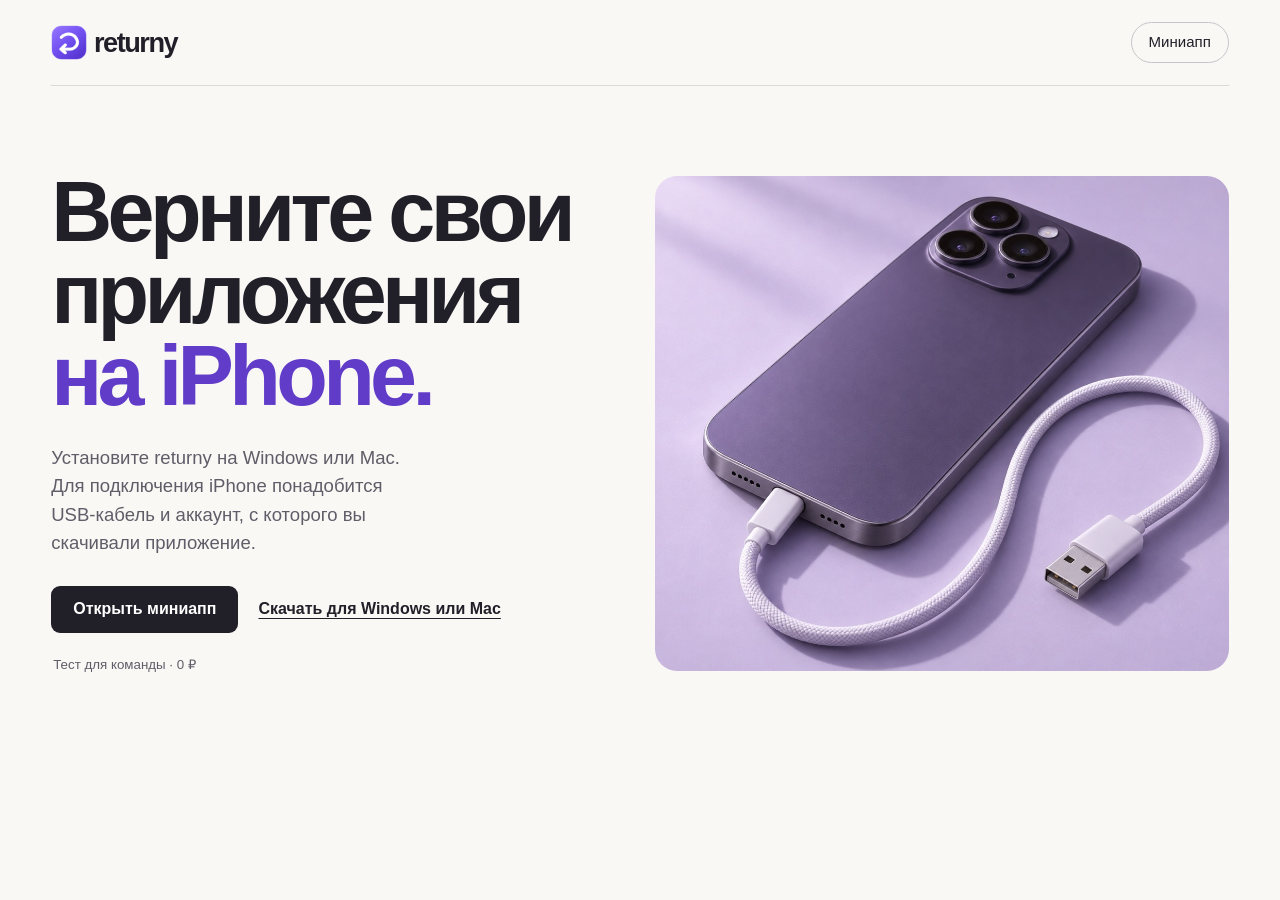
<file: index.html>
<!doctype html>
<html lang="ru">
<head>
  <meta charset="utf-8">
  <meta name="viewport" content="width=device-width, initial-scale=1, viewport-fit=cover">
  <meta http-equiv="Content-Security-Policy" content="default-src 'none'; script-src 'self'; style-src 'self'; img-src 'self'; connect-src 'none'; form-action 'none'; base-uri 'none'; object-src 'none'">
  <meta name="robots" content="noindex,nofollow,noarchive">
  <meta name="referrer" content="no-referrer">
  <meta name="theme-color" content="#f9f8f5">
  <title>Вернуть приложения на iPhone · returny</title>
  <link rel="icon" href="assets/returny.png"><link rel="stylesheet" href="assets/style.css">
  <link rel="stylesheet" href="assets/stage.css"><script defer src="assets/stage.js"></script>
</head>
<body class="landing">
  <a class="skip" href="#main">К содержанию</a>
  <header class="mast wrap">
    <a class="wordmark" href="index.html" aria-label="returny, главная"><img src="assets/returny.png" width="34" height="34" alt="">returny</a>
    <nav aria-label="Навигация"><a class="order-link" href="mini.html">Миниапп</a></nav>
  </header>
  <main id="main" class="hero wrap">
  <div class="intro"><h1>Верните свои приложения <span>на iPhone.</span></h1>
    <p>Установите returny на Windows или Mac. Для подключения iPhone понадобится USB-кабель и аккаунт, с которого вы скачивали приложение.</p>
    <div class="stage-actions">
      <a class="button dark" href="mini.html">Открыть миниапп</a>
      <a class="text-link" href="download.html">Скачать для Windows или Mac</a>
    </div>
    <small>Тест для команды · 0 ₽</small>
  </div>
  <div class="still"><img class="still-photo" src="assets/usb-studio.jpg" width="1280" height="960" alt="iPhone с USB-кабелем"></div>
</main>

</body>
</html>
</file>
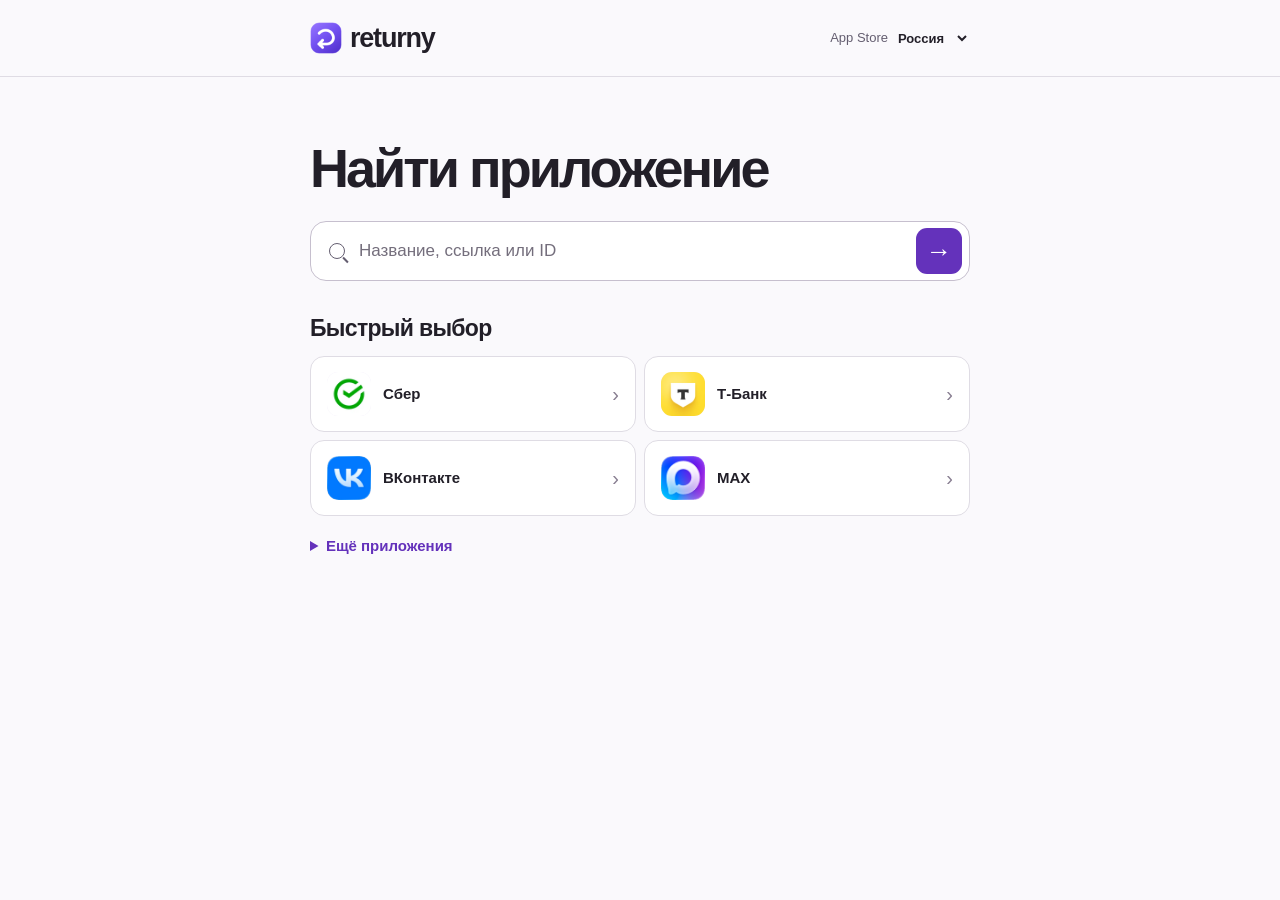
<file: iphone/index.html>
<!doctype html>
<html lang="ru">
<head>
  <meta charset="utf-8">
  <meta name="viewport" content="width=device-width, initial-scale=1, viewport-fit=cover">
  <meta name="robots" content="noindex,nofollow">
  <meta name="referrer" content="no-referrer">
  <meta name="theme-color" content="#faf9fc">
  <meta http-equiv="Content-Security-Policy" content="default-src 'none'; script-src 'self'; style-src 'self'; img-src 'self'; connect-src 'self' https://itunes.apple.com; base-uri 'none'; form-action 'none'">
  <title>Найти приложение · returny</title>
  <link rel="icon" href="./icons/returny.png">
  <link rel="stylesheet" href="./app.css">
  <script type="module" src="./app.mjs"></script>
</head>
<body>
  <header class="top">
    <div class="bar">
      <a class="wordmark" href="./" aria-label="returny, на главную">
        <img src="./icons/returny.png" width="32" height="32" alt="">returny
      </a>
      <label class="region"><span>App Store</span>
        <select id="region" aria-label="Страна App Store">
          <option value="ru">Россия</option>
          <option value="es">Испания</option>
        </select>
      </label>
    </div>
  </header>
  <main>
    <h1>Найти приложение</h1>
    <form id="finder" role="search" autocomplete="off">
      <label for="query" class="sr-only">Название, ссылка App Store или числовой ID</label>
      <span class="magnifier" aria-hidden="true"></span>
      <input id="query" type="search" maxlength="400" placeholder="Название, ссылка или ID" enterkeyhint="search" autocapitalize="off" spellcheck="false">
      <button class="find" type="submit" aria-label="Найти приложение"><span aria-hidden="true">→</span></button>
    </form>
    <p id="notice" class="notice" role="status">Загружаем каталог…</p>
    <div id="panel"></div>
    <noscript>Включите JavaScript, чтобы пользоваться поиском.</noscript>
  </main>
</body>
</html>
</file>
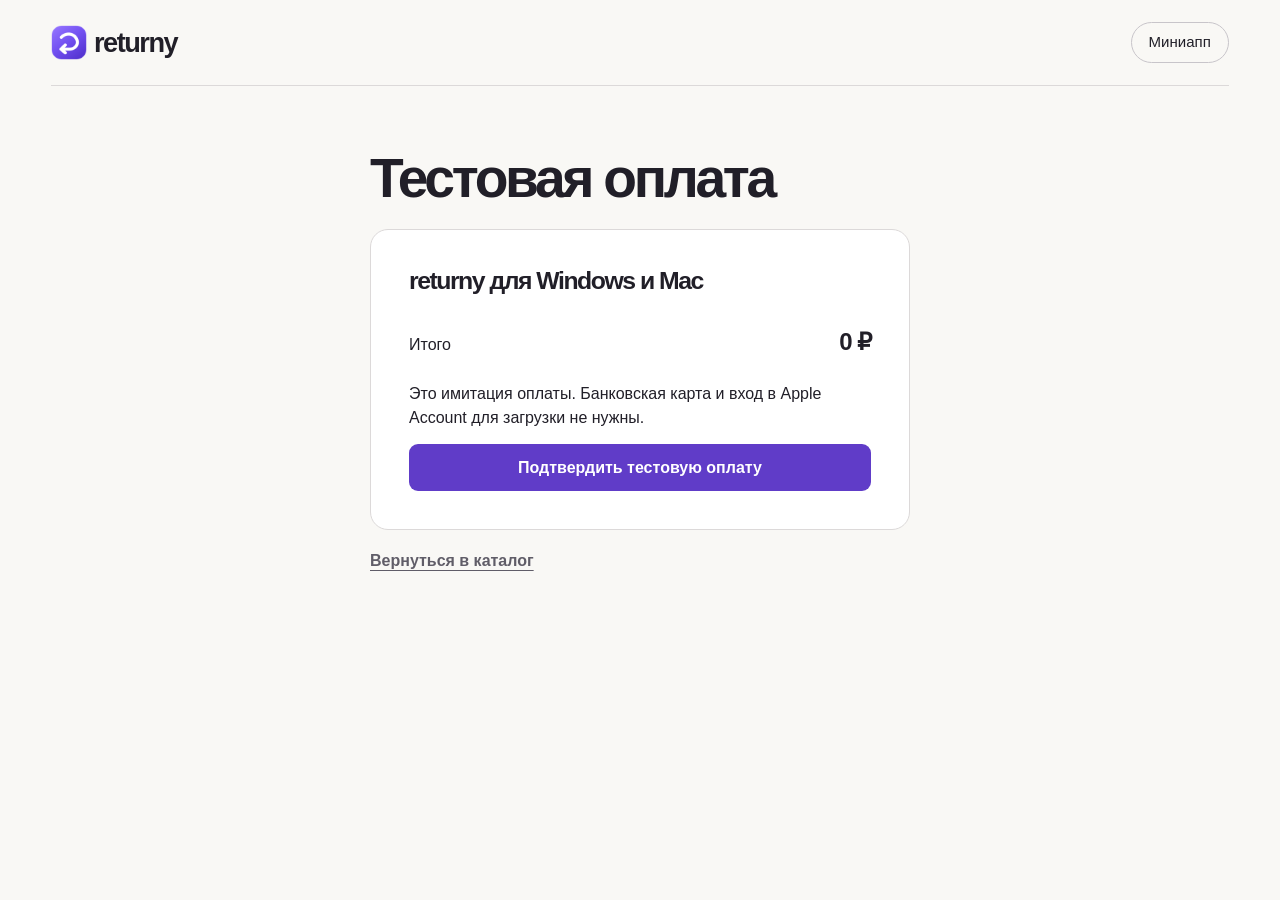
<file: checkout.html>
<!doctype html>
<html lang="ru">
<head>
  <meta charset="utf-8">
  <meta name="viewport" content="width=device-width, initial-scale=1, viewport-fit=cover">
  <meta http-equiv="Content-Security-Policy" content="default-src 'none'; script-src 'self'; style-src 'self'; img-src 'self'; connect-src 'none'; form-action 'none'; base-uri 'none'; object-src 'none'">
  <meta name="robots" content="noindex,nofollow,noarchive">
  <meta name="referrer" content="no-referrer">
  <meta name="theme-color" content="#f9f8f5">
  <title>Тестовая оплата · returny</title>
  <link rel="icon" href="assets/returny.png"><link rel="stylesheet" href="assets/style.css">
  <link rel="stylesheet" href="assets/stage.css"><script defer src="assets/stage.js"></script>
</head>
<body class="utility">
  <a class="skip" href="#main">К содержанию</a>
  <header class="mast wrap">
    <a class="wordmark" href="index.html" aria-label="returny, главная"><img src="assets/returny.png" width="34" height="34" alt="">returny</a>
    <nav aria-label="Навигация"><a class="order-link" href="mini.html">Миниапп</a></nav>
  </header>
  <main class="single" id="main">
  <h1>Тестовая оплата</h1>
  <section class="panel stack" aria-label="Бесплатное тестирование">
    <h2>returny для Windows и Mac</h2>
    <div class="price-line"><span>Итого</span><strong>0 ₽</strong></div>
    <p>Это имитация оплаты. Банковская карта и вход в Apple Account для загрузки не нужны.</p>
    <a class="button primary" href="download.html">Подтвердить тестовую оплату</a>
  </section>
  <a class="text-link switch" href="mini.html">Вернуться в каталог</a>
</main>

</body>
</html>
</file>
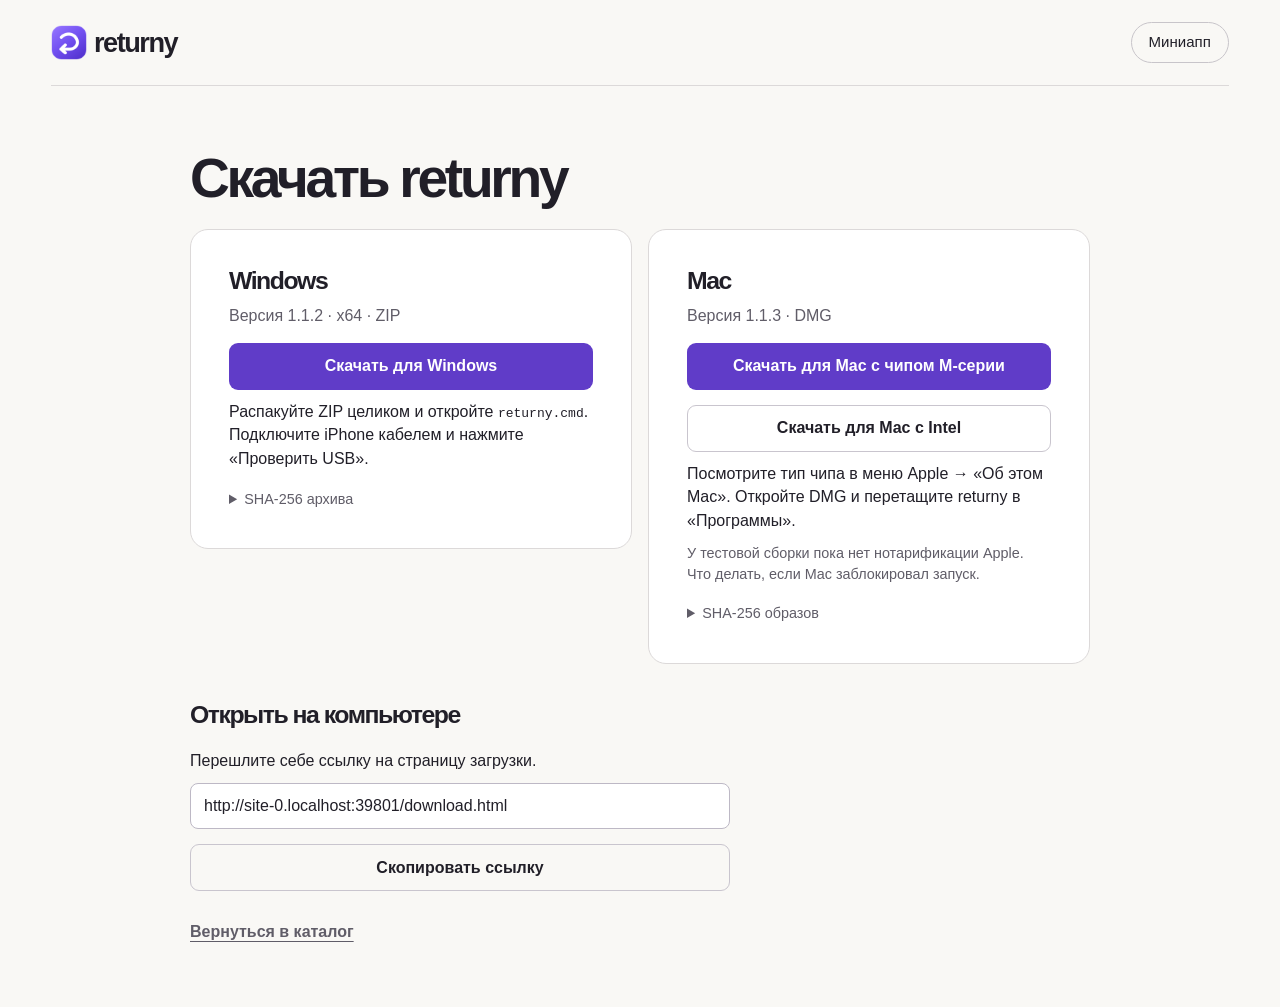
<file: download.html>
<!doctype html>
<html lang="ru">
<head>
  <meta charset="utf-8">
  <meta name="viewport" content="width=device-width, initial-scale=1, viewport-fit=cover">
  <meta http-equiv="Content-Security-Policy" content="default-src 'none'; script-src 'self'; style-src 'self'; img-src 'self'; connect-src 'none'; form-action 'none'; base-uri 'none'; object-src 'none'">
  <meta name="robots" content="noindex,nofollow,noarchive">
  <meta name="referrer" content="no-referrer">
  <meta name="theme-color" content="#f9f8f5">
  <title>Скачать returny для Windows и Mac · returny</title>
  <link rel="icon" href="assets/returny.png"><link rel="stylesheet" href="assets/style.css">
  <link rel="stylesheet" href="assets/stage.css"><script defer src="assets/stage.js"></script>
</head>
<body class="utility">
  <a class="skip" href="#main">К содержанию</a>
  <header class="mast wrap">
    <a class="wordmark" href="index.html" aria-label="returny, главная"><img src="assets/returny.png" width="34" height="34" alt="">returny</a>
    <nav aria-label="Навигация"><a class="order-link" href="mini.html">Миниапп</a></nav>
  </header>
  <main class="single download-main" id="main">
  <h1>Скачать returny</h1>
  <div class="download-platforms">
    <section class="panel stack" aria-labelledby="windows-heading">
      <h2 id="windows-heading">Windows</h2>
      <p class="muted">Версия 1.1.2 · x64 · ZIP</p>
      <a id="windows" class="button primary" rel="noreferrer" href="https://github.com/arseniyandrianof-max/returny-test/releases/download/v1.1.2/returny-1.1.2-Windows-x64.zip">Скачать для Windows</a>
      <p>Распакуйте ZIP целиком и откройте <code>returny.cmd</code>. Подключите iPhone кабелем и нажмите «Проверить USB».</p>
      <details class="stage-digest"><summary>SHA-256 архива</summary><code>6bf2ff0695afb220405b9391f212456f1eb8431c7add143b8c4a9b922dc41c5d</code></details>
    </section>
    <section class="panel stack" aria-labelledby="mac-heading">
      <h2 id="mac-heading">Mac</h2>
      <p class="muted">Версия 1.1.3 · DMG</p>
      <a id="mac-arm" class="button primary" rel="noreferrer" href="https://github.com/arseniyandrianof-max/returny-test/releases/download/v1.1.3/returny-1.1.3-Apple-Silicon.dmg">Скачать для Mac с чипом M-серии</a>
      <a id="mac-intel" class="button outline" rel="noreferrer" href="https://github.com/arseniyandrianof-max/returny-test/releases/download/v1.1.3/returny-1.1.3-Intel.dmg">Скачать для Mac с Intel</a>
      <p>Посмотрите тип чипа в меню Apple → «Об этом Mac». Откройте DMG и перетащите returny в «Программы».</p>
      <p class="fine muted">У тестовой сборки пока нет нотарификации Apple. <a rel="noreferrer" href="https://support.apple.com/ru-ru/102445">Что делать, если Mac заблокировал запуск</a>.</p>
      <details class="stage-digest"><summary>SHA-256 образов</summary><dl>
        <dt>Apple Silicon (M-серия)</dt><dd><code>6a1a80fbf72249cef52e1942630066d09720381237e1b615995457a6a7947092</code></dd>
        <dt>Intel</dt><dd><code>9a194d3bb39fb6f65bc6071efd11fa4123c6dfc631a4044875f310ecdbfd47df</code></dd>
      </dl></details>
    </section>
  </div>
  <section class="stage-guide stack" id="handoff" hidden><h2>Открыть на компьютере</h2>
    <p>Перешлите себе ссылку на страницу загрузки.</p>
    <label class="sr-only" for="share-link">Ссылка для компьютера</label><input id="share-link" readonly>
    <button id="copy" class="button outline" type="button">Скопировать ссылку</button>
    <p id="copied" role="status"></p>
  </section>
  <a class="text-link switch" href="mini.html">Вернуться в каталог</a>
</main>

</body>
</html>
</file>
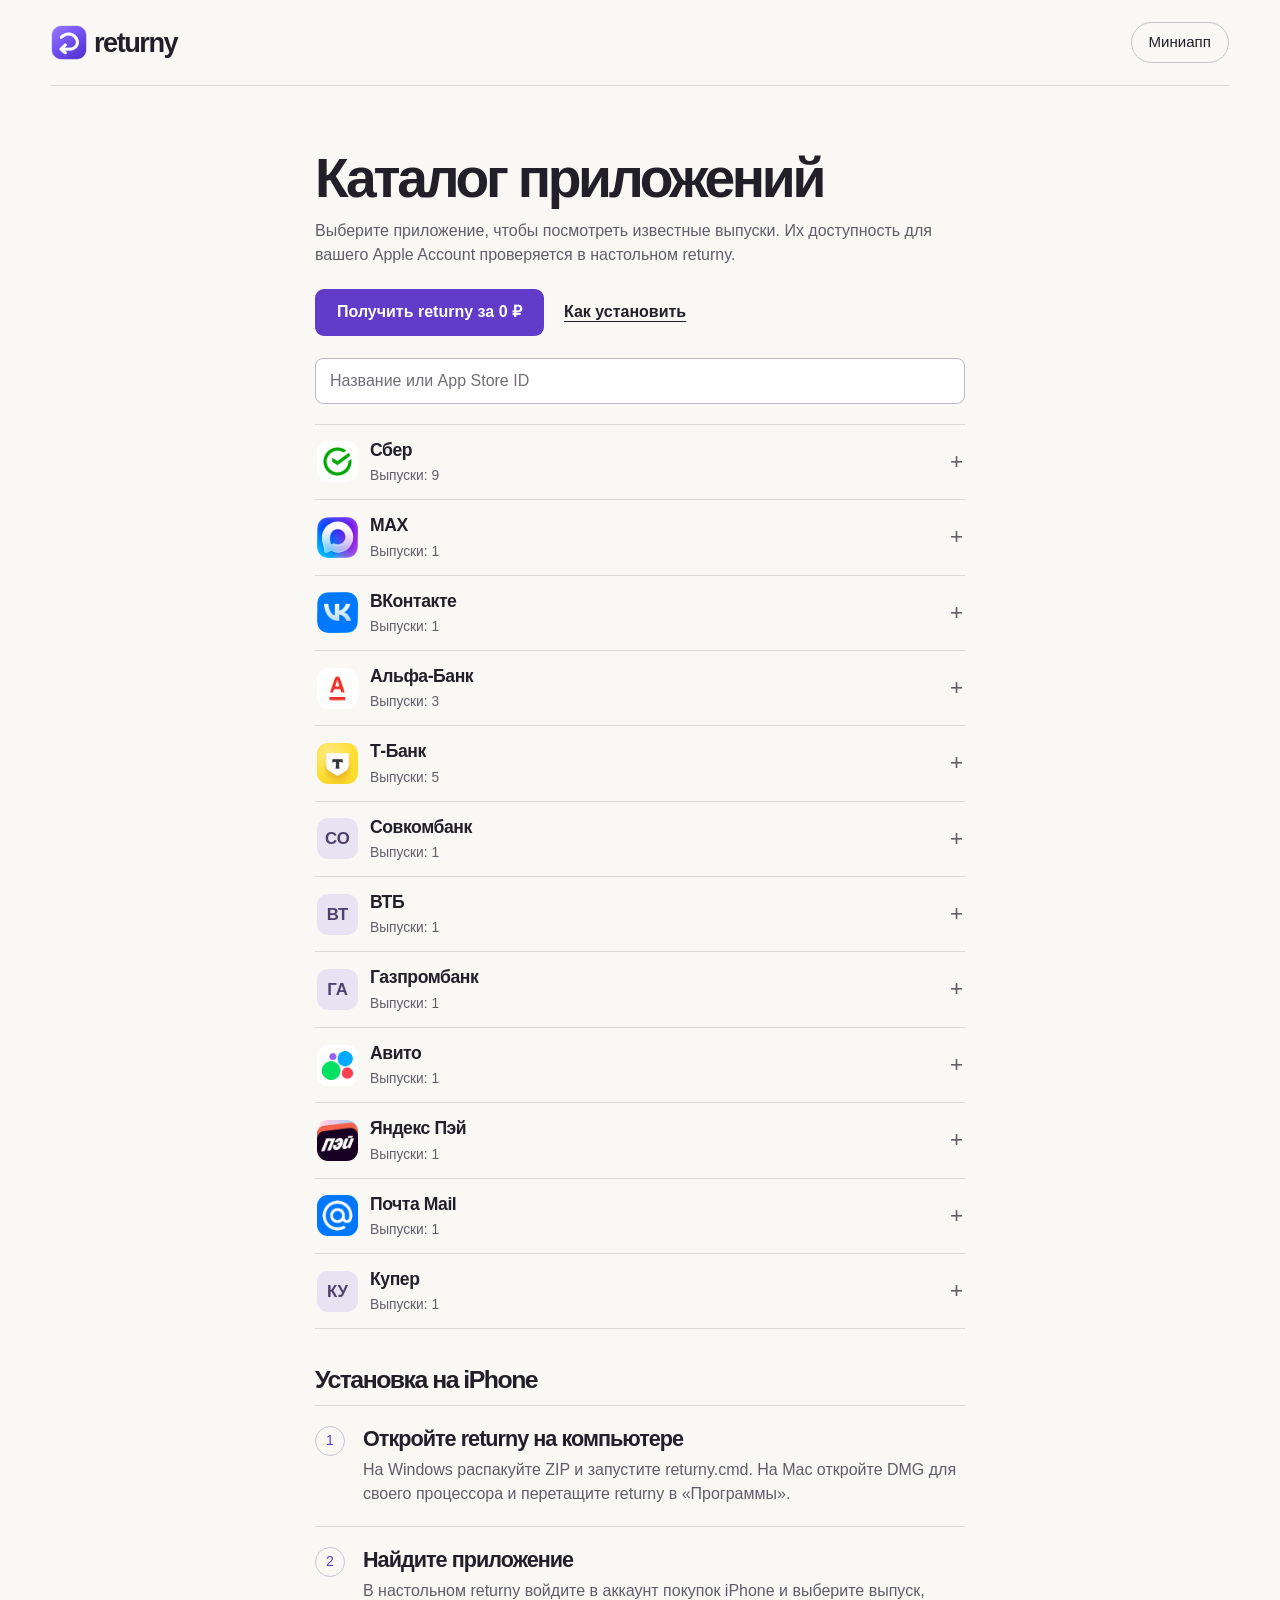
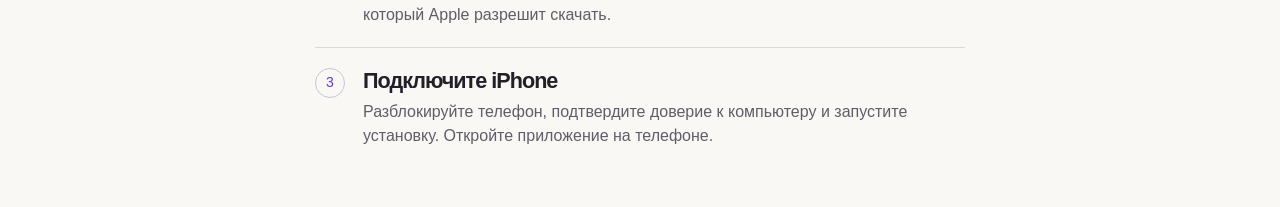
<file: mini.html>
<!doctype html>
<html lang="ru">
<head>
  <meta charset="utf-8">
  <meta name="viewport" content="width=device-width, initial-scale=1, viewport-fit=cover">
  <meta http-equiv="Content-Security-Policy" content="default-src 'none'; script-src 'self'; style-src 'self'; img-src 'self'; connect-src 'none'; form-action 'none'; base-uri 'none'; object-src 'none'">
  <meta name="robots" content="noindex,nofollow,noarchive">
  <meta name="referrer" content="no-referrer">
  <meta name="theme-color" content="#f9f8f5">
  <title>Каталог приложений · returny</title>
  <link rel="icon" href="assets/returny.png"><link rel="stylesheet" href="assets/style.css">
  <link rel="stylesheet" href="assets/stage.css"><script defer src="assets/stage.js"></script>
</head>
<body class="utility mini">
  <a class="skip" href="#main">К содержанию</a>
  <header class="mast wrap">
    <a class="wordmark" href="index.html" aria-label="returny, главная"><img src="assets/returny.png" width="34" height="34" alt="">returny</a>
    <nav aria-label="Навигация"><a class="order-link" href="mini.html">Миниапп</a></nav>
  </header>
  <main class="mini-main" id="main">
  <h1>Каталог приложений</h1>
  <p class="muted">Выберите приложение, чтобы посмотреть известные выпуски. Их доступность для вашего Apple Account проверяется в настольном returny.</p>
  <div class="stage-actions"><a class="button primary" href="checkout.html">Получить returny за 0 ₽</a><a class="text-link" href="#guide">Как установить</a></div>
  <label class="sr-only" for="search">Название приложения или App Store ID</label>
  <input type="search" id="search" placeholder="Название или App Store ID" autocomplete="off">
  <div class="result-list" id="catalog" aria-label="Приложения"><details class="app-row" data-search="сбер сбербанк sber sberbank онлайн online семейный онлайн family online 6769745089 финансы онлайн finance online financе online 6749261529 активы онлайн assets online 6742457200 бюджет онлайн budget online бюджет oнлайн 6636482626 умный онлайн smart online 6478108541 учет онлайн accounting online 6473541769 сбол · октябрь 2022 sbol сбoл 6443619924 сбол · август 2022 sbol 1631810724 сбербанк онлайн  492224193"><summary><img class="tile" src="assets/group-sber.png" alt="" width="41" height="41"><span class="app-name"><strong>Сбер</strong><small>Выпуски: 9</small></span></summary><ul class="releases"><li><span>Семейный Онлайн</span><code>6769745089</code></li><li><span>Финансы Онлайн</span><code>6749261529</code></li><li><span>Активы Онлайн</span><code>6742457200</code></li><li><span>Бюджет Онлайн</span><code>6636482626</code></li><li><span>Умный Онлайн</span><code>6478108541</code></li><li><span>Учёт Онлайн</span><code>6473541769</code></li><li><span>СБОЛ · октябрь 2022</span><code>6443619924</code></li><li><span>СБОЛ · август 2022</span><code>1631810724</code></li><li><span>СберБанк Онлайн</span><code>492224193</code></li></ul></details>
<details class="app-row" data-search="max макс max макс 6739530834"><summary><img class="tile" src="assets/group-max.png" alt="" width="41" height="41"><span class="app-name"><strong>MAX</strong><small>Выпуски: 1</small></span></summary><ul class="releases"><li><span>MAX</span><code>6739530834</code></li></ul></details>
<details class="app-row" data-search="вконтакте vk вк vkontakte вконтакте vk 564177498"><summary><img class="tile" src="assets/group-vk.png" alt="" width="41" height="41"><span class="app-name"><strong>ВКонтакте</strong><small>Выпуски: 1</small></span></summary><ul class="releases"><li><span>ВКонтакте</span><code>564177498</code></li></ul></details>
<details class="app-row" data-search="альфа-банк альфа банк alfa bank alfabank альфото alfoto 6755534634 делим вместе  6739035108 альфа-банк альфа-мобайл 353127685"><summary><img class="tile" src="assets/group-alfa.png" alt="" width="41" height="41"><span class="app-name"><strong>Альфа-Банк</strong><small>Выпуски: 3</small></span></summary><ul class="releases"><li><span>Альфото</span><code>6755534634</code></li><li><span>Делим вместе</span><code>6739035108</code></li><li><span>Альфа-Банк</span><code>353127685</code></li></ul></details>
<details class="app-row" data-search="т-банк т банк тинькофф t-bank tinkoff drive transit  6760469916 easycatch sounder  6748913132 freelance case t case 6743628763 docstorage  6451046063 тинькофф tinkoff 455652438"><summary><img class="tile" src="assets/group-tbank.png" alt="" width="41" height="41"><span class="app-name"><strong>Т-Банк</strong><small>Выпуски: 5</small></span></summary><ul class="releases"><li><span>Drive Transit</span><code>6760469916</code></li><li><span>EasyCatch Sounder</span><code>6748913132</code></li><li><span>Freelance Case</span><code>6743628763</code></li><li><span>DocStorage</span><code>6451046063</code></li><li><span>Тинькофф</span><code>455652438</code></li></ul></details>
<details class="app-row" data-search="совкомбанк халва sovcombank halva халва — совкомбанк халва совкомбанк 1208055056"><summary><span class="tile fallback" aria-hidden="true">СО</span><span class="app-name"><strong>Совкомбанк</strong><small>Выпуски: 1</small></span></summary><ul class="releases"><li><span>Халва — Совкомбанк</span><code>1208055056</code></li></ul></details>
<details class="app-row" data-search="втб vtb втб онлайн vtb online 472951966"><summary><span class="tile fallback" aria-hidden="true">ВТ</span><span class="app-name"><strong>ВТБ</strong><small>Выпуски: 1</small></span></summary><ul class="releases"><li><span>ВТБ Онлайн</span><code>472951966</code></li></ul></details>
<details class="app-row" data-search="газпромбанк гпб gazprombank телекард 2.0 telecard газпромбанк 1406492297"><summary><span class="tile fallback" aria-hidden="true">ГА</span><span class="app-name"><strong>Газпромбанк</strong><small>Выпуски: 1</small></span></summary><ul class="releases"><li><span>Телекард 2.0</span><code>1406492297</code></li></ul></details>
<details class="app-row" data-search="авито avito авито avito 417281773"><summary><img class="tile" src="assets/group-avito.png" alt="" width="41" height="41"><span class="app-name"><strong>Авито</strong><small>Выпуски: 1</small></span></summary><ul class="releases"><li><span>Авито</span><code>417281773</code></li></ul></details>
<details class="app-row" data-search="яндекс пэй яндекс пей yandex pay яндекс пэй yandex pay 1634422317"><summary><img class="tile" src="assets/group-yandex-pay.png" alt="" width="41" height="41"><span class="app-name"><strong>Яндекс Пэй</strong><small>Выпуски: 1</small></span></summary><ul class="releases"><li><span>Яндекс Пэй</span><code>1634422317</code></li></ul></details>
<details class="app-row" data-search="почта mail почта mail.ru mail.ru почта mail.ru почта mail 511310430"><summary><img class="tile" src="assets/group-mail.png" alt="" width="41" height="41"><span class="app-name"><strong>Почта Mail</strong><small>Выпуски: 1</small></span></summary><ul class="releases"><li><span>Почта Mail.ru</span><code>511310430</code></li></ul></details>
<details class="app-row" data-search="купер сбермаркет kuper sbermarket купер супермаркет сбермаркет 6446631659"><summary><span class="tile fallback" aria-hidden="true">КУ</span><span class="app-name"><strong>Купер</strong><small>Выпуски: 1</small></span></summary><ul class="releases"><li><span>Купер</span><code>6446631659</code></li></ul></details></div>
  <p id="empty" role="status" hidden>По этому запросу ничего не найдено.</p>
  <section id="guide" class="stage-guide"><h2>Установка на iPhone</h2>
    <ol class="instructions">
      <li><div><h3>Откройте returny на компьютере</h3><p>На Windows распакуйте ZIP и запустите returny.cmd. На Mac откройте DMG для своего процессора и перетащите returny в «Программы».</p></div></li>
      <li><div><h3>Найдите приложение</h3><p>В настольном returny войдите в аккаунт покупок iPhone и выберите выпуск, который Apple разрешит скачать.</p></div></li>
      <li><div><h3>Подключите iPhone</h3><p>Разблокируйте телефон, подтвердите доверие к компьютеру и запустите установку. Откройте приложение на телефоне.</p></div></li>
    </ol>
  </section>
</main>

</body>
</html>
</file>
<file: assets/style.css>
:root {
  color-scheme: light;
  --paper:#f9f8f5; --ink:#211f28; --muted:#605d68; --accent:#603cc8; --line:#dcd9d9;
  --pale:#efebf8; --white:#fff; --radius:18px;
  font:100%/1.5 Inter, "Helvetica Neue", "Segoe UI", Arial, sans-serif;
}
*,*::before,*::after{box-sizing:border-box}
html{scroll-behavior:smooth;scroll-padding-top:2rem}
body{margin:0;background:var(--paper);color:var(--ink);-webkit-font-smoothing:antialiased}
a{color:inherit;text-decoration:none}button,input,select,textarea{font:inherit;color:inherit}
button,a,input,select,textarea{touch-action:manipulation}
button{cursor:pointer}button:disabled,select:disabled{cursor:not-allowed;opacity:.55}
:focus-visible{outline:3px solid #764ff5;outline-offset:3px}
[hidden]{display:none!important}h1,h2,h3,p{margin:0}
button{border:0;background:none}
img{max-width:100%;display:block}
.wrap{width:min(1232px,calc(100% - clamp(40px,8vw,144px)));margin-inline:auto}
.mast,.utility-mast,.footer{display:flex;align-items:center;justify-content:space-between;gap:16px}
.mast{min-height:86px;border-bottom:1px solid var(--line)}
.wordmark{display:inline-flex;align-items:center;gap:.46rem;font-size:1.7rem;line-height:1;font-weight:750;letter-spacing:-.055em}
.wordmark img{width:1.3em;height:1.3em}
.mast nav,.footer nav{display:flex;align-items:center;gap:clamp(14px,3vw,40px);font-size:.94rem}
.mast nav a:hover,.footer nav a:hover,.text-link:hover{color:var(--accent)}
.order-link{border:1px solid #c8c5ca;border-radius:999px;padding:8px 17px}
.skip,.sr-only{position:absolute;width:1px;height:1px;padding:0;margin:-1px;overflow:hidden;clip-path:inset(50%);white-space:nowrap}
.skip:focus{position:fixed;top:8px;left:8px;z-index:5;width:auto;height:auto;padding:8px 14px;clip-path:none;background:var(--white)}
.hero{display:grid;grid-template-columns:1fr 1.04fr;align-items:center;gap:clamp(20px,4vw,64px);padding-block:clamp(39px,5.8vw,83px)}
.intro{padding-block:12px}
h1,h2,h3{font-weight:650;letter-spacing:-.045em;text-wrap:balance}
.intro h1{font-size:clamp(3.6rem,6.6vw,6.3rem);line-height:.97;letter-spacing:-.055em;max-width:9.2em}
.intro h1 span{color:var(--accent);white-space:nowrap}
.intro p,.lede,.checkout-copy>p,.mini-main section>p,.single>p{
  color:var(--muted);font-size:clamp(1.05rem,1.45vw,1.22rem);line-height:1.53}
.intro p{margin:26px 0 28px;max-width:35ch}
.intro small{display:block;color:var(--muted);margin:12px 0 0 2px}
.button{display:inline-flex;align-items:center;justify-content:center;gap:.55em;min-height:47px;padding:11px 21px;
  border:1px solid transparent;border-radius:9px;font-weight:600;text-align:center;line-height:1.35}
.button.dark{background:var(--ink);color:white}.button.primary{background:var(--accent);color:white}
.button.primary:hover:not(:disabled){background:#5031ac}.button.dark:hover:not(:disabled){background:#393641}
.button.outline{background:transparent;border-color:#c9c5ce}
.button.outline:hover:not(:disabled){background:var(--pale)}.full{width:100%}
.still{position:relative;border-radius:22px;overflow:hidden;background:#e8e1fa;aspect-ratio:1.16;isolation:isolate}
.still-photo{width:100%;height:100%;object-fit:cover}
.catalog-band{padding-block:clamp(35px,4.2vw,64px);background:#eeecf3}
.section-top{display:flex;align-items:baseline;justify-content:space-between;gap:18px}
h2{font-size:clamp(2rem,3.6vw,3.65rem);line-height:1.03;letter-spacing:-.06em}
h3{font-size:1.35rem;line-height:1.18}
.text-link{display:inline-block;padding:4px 0;text-decoration:underline;text-decoration-thickness:1px;text-underline-offset:4px;cursor:pointer;font-weight:560;line-height:1.4}
.section-top .text-link{flex-shrink:0}
.lede{margin-top:13px;max-width:62ch;font-size:1rem}
.featured{margin-top:30px;display:grid;grid-template-columns:repeat(4,minmax(0,1fr));gap:0}
.feature{display:flex;align-items:center;gap:12px;border-left:1px solid #cfccd6;padding:2px 10px 2px clamp(12px,2.1vw,32px);min-width:0}
.feature:first-child{padding-left:0;border-left:0}
.feature:hover strong{text-decoration:underline;text-underline-offset:3px}
.tile{width:48px;height:48px;flex:0 0 auto;border-radius:11px;object-fit:cover}
.tile.fallback{display:grid;place-items:center;background:#e8e3f2;color:#4f416d;font-weight:650;font-size:1.05rem}
.feature strong,.app-name strong{display:block;letter-spacing:-.025em;font-size:1.1rem}
.feature small,.app-name small,.muted,.aside,small{color:var(--muted)}
.how,.checkout{display:grid;grid-template-columns:.9fr 1.1fr;gap:clamp(28px,6vw,104px);align-items:start}
.how{padding-block:clamp(56px,6.8vw,100px)}
.instructions{counter-reset:stage;list-style:none;padding:0;margin:0}
.instructions li{counter-increment:stage;display:flex;gap:18px;padding:20px 0;border-top:1px solid var(--line)}
.instructions li:last-child{padding-bottom:0}
.instructions li::before{content:counter(stage);display:grid;place-items:center;flex:none;width:30px;height:30px;
  border:1px solid #c9c4d6;border-radius:50%;color:var(--accent);font-size:.88rem;font-variant-numeric:tabular-nums}
.instructions p,.checkout-form p,.order-result p{color:var(--muted);margin-top:7px}
.checkout{border-top:1px solid var(--line);padding-block:clamp(45px,5.5vw,82px)}
.checkout-copy>p{max-width:37ch;margin-top:20px}
.checkout-copy>p.aside{font-size:.94rem;max-width:42ch}
.panel{background:var(--white);border:1px solid var(--line);padding:clamp(22px,3vw,38px);border-radius:var(--radius)}
label{font-weight:600;display:block;font-size:.94rem}
input,select,textarea{width:100%;min-height:46px;border:1px solid #bdb8c5;border-radius:8px;background:var(--white);padding:10px 13px;font-size:1rem}
input::placeholder{color:#716d77}textarea{resize:vertical}
input[type=search]{padding-left:14px}.checkout-form label{margin-bottom:7px}
#email-field{margin-top:15px}.price-line{display:flex;align-items:baseline;justify-content:space-between;gap:12px;margin:20px 0 12px}
.price-line strong{font-size:1.5rem;letter-spacing:-.045em;white-space:nowrap}
.fine{font-size:.9rem}.checkout-form .fine:not(:empty){margin:0 0 15px}
.copy-field{display:flex;align-items:center;justify-content:space-between;flex-wrap:wrap;gap:7px;min-width:0;
  border:1px dashed #bcb5c9;border-radius:8px;padding:11px 13px;margin:16px 0;background:var(--paper)}
.copy-field code{font-size:.92rem;overflow-wrap:anywhere;user-select:all}.copy-field button{font-size:.88rem}
.message{color:#853911;font-size:.94rem;overflow-wrap:anywhere}.message:empty{display:none}.message:not(:empty){margin-top:15px}
.footer{padding-block:26px 30px;border-top:1px solid var(--line)}.footer .wordmark{font-size:1.4rem}
.utility-mast{min-height:68px;padding:0 max(20px,calc((100% - 1050px)/2));border-bottom:1px solid var(--line)}
.utility-mast .wordmark{font-size:1.5rem}.single,.mini-main,.admin-main{margin:clamp(28px,5vw,68px) auto 60px;width:min(100% - 36px,540px)}
.utility h1{font-size:clamp(2rem,5vw,3.45rem);line-height:1.04;letter-spacing:-.06em;margin-bottom:22px}
.utility h2{font-size:1.55rem}.utility p{line-height:1.48}.stack{display:grid;gap:10px}
.stack small{font-size:.9rem}.stack .button{margin-top:5px}.switch{margin-top:16px;color:var(--muted)}
#summary{margin:8px 0 12px}.tabs{display:flex;padding:4px;gap:3px;border:1px solid #dcd8e5;background:#eeeaf3;border-radius:12px;margin-bottom:32px}
.tabs button{flex:1;min-height:40px;border-radius:8px;font-weight:600;font-size:.94rem}
.tabs [aria-pressed=true]{background:var(--white);color:var(--accent);box-shadow:0 1px 3px #2b20341c}
.mini-main{width:min(100% - 36px,650px)}.mini-main section>p{margin:0 0 19px;font-size:1rem}.mini-main h1{margin-bottom:12px}
.result-list{margin-top:20px}.app-row{border-bottom:1px solid var(--line)}.app-row:first-child{border-top:1px solid var(--line)}
.app-row summary,.admin-order summary{list-style:none;cursor:pointer;display:flex;align-items:center;gap:12px;padding:12px 2px}
summary::-webkit-details-marker{display:none}
.app-row summary::after,.admin-order summary::after{content:"+";font-size:1.4rem;margin-left:auto;color:var(--muted);line-height:1}
details[open]>summary::after{content:"−"}.app-row .tile{width:41px;height:41px}.app-name small{font-size:.86rem}
.releases{list-style:none;margin:0 0 12px 54px;padding:0}.releases li{display:flex;justify-content:space-between;gap:12px;padding:7px 0}
.releases code{color:var(--muted);align-self:center;font-size:.84rem}.order-result{margin-top:20px}
.admin-main{width:min(100% - 36px,960px)}.admin-main .single{width:min(100%,480px)}
.admin-main .section-top{align-items:center}.admin-main .section-top h1{margin:0}
.admin-list{margin-top:18px}.admin-order{border-top:1px solid var(--line)}.admin-order:last-child{border-bottom:1px solid var(--line)}
.admin-order summary{display:grid;grid-template-columns:1.65fr 1fr 1fr auto;gap:12px}.admin-order summary strong,.admin-order summary small{display:block}
.admin-order summary small{font-size:.83rem}.admin-order summary strong{font-size:1rem;letter-spacing:-.02em;overflow-wrap:anywhere}
.admin-order .stack{margin:1px 0 20px;max-width:560px}.pager{display:flex;gap:10px;margin-top:20px}
@media(max-width:830px){
  .hero{grid-template-columns:1fr 1fr;gap:22px}.intro h1{font-size:clamp(3.05rem,7vw,4.7rem)}
  .intro p{font-size:1.03rem}.still{aspect-ratio:.91}.how,.checkout{grid-template-columns:.82fr 1fr;gap:28px}
}
@media(max-width:650px){
  .mast{min-height:65px}.mast .wide-link{display:none}.wordmark{font-size:1.5rem}
  .hero{grid-template-columns:1fr;padding-block:35px 28px;gap:25px}.intro{padding:0}.intro h1{font-size:clamp(3rem,11vw,4.3rem);max-width:9.2em}
  .intro p{margin:17px 0 18px;max-width:43ch}.intro small{display:inline-block;vertical-align:middle;margin:0 0 0 12px;font-size:.82rem}
  .still{aspect-ratio:1.45;border-radius:15px}.still-photo{object-position:center 53%}
  .section-top{align-items:start}.section-top .text-link{font-size:.87rem;margin-top:4px}
  .featured{grid-template-columns:1fr 1fr;gap:18px 12px;margin-top:25px}.feature{border:0;padding:0}.tile{width:42px;height:42px}
  .how,.checkout{grid-template-columns:1fr;gap:24px}.how h2 br,.checkout h2 br{display:none}
  .how h2 br::after,.checkout h2 br::after{content:" "}.utility-mast{min-height:58px}
  .mini-main{margin-top:20px}.tabs{margin-bottom:26px}.utility h1{font-size:2.35rem}
  .admin-order summary{grid-template-columns:1fr auto;gap:7px}.admin-order summary .service{grid-row:2;grid-column:1/-1;color:var(--muted);font-size:.87rem}
  .admin-order summary::after{display:none}.app-name{min-width:0}.releases{margin-left:0}
}
@media(max-width:370px){.intro small{display:block;margin:7px 0 0}.wrap{width:calc(100% - 32px)}.section-top{flex-wrap:wrap}.tabs button{font-size:.86rem}}
@media(prefers-reduced-motion:reduce){html{scroll-behavior:auto}}

.legal-links{display:flex;flex-wrap:wrap;gap:8px 20px;margin-bottom:24px;font-size:.9rem;color:var(--muted)}
.legal-links a{text-decoration:underline;text-underline-offset:3px}
.single .legal-links{margin-top:20px}
#paid-refresh:not([hidden]) + #again[hidden] + .switch{margin-left:12px}
</file>
<file: assets/stage.css>
.stage-actions{display:flex;align-items:center;flex-wrap:wrap;gap:12px 20px;margin:22px 0}
.stage-guide{margin-top:38px}
.stage-guide h2{margin-bottom:12px}
.stage-digest{margin-top:8px;color:var(--muted);font-size:.9rem}
.stage-digest summary{cursor:pointer}
.stage-digest code{display:block;overflow-wrap:anywhere;padding-top:6px;user-select:all}
.download-main{width:min(100% - 36px,900px)}
.download-platforms{display:grid;grid-template-columns:repeat(auto-fit,minmax(min(100%,320px),1fr));gap:16px;align-items:start}
.download-platforms .panel{min-width:0}
.download-main #handoff{max-width:540px}
.stage-digest dd{margin:0 0 8px}
</file>
<file: iphone/app.css>
:root{color-scheme:light;--paper:#faf9fc;--ink:#221f28;--muted:#645e70;--rule:#dfdce4;--accent:#6432bb;--surface:#fff;--tint:#f1ebfb;font-family:-apple-system,BlinkMacSystemFont,"Segoe UI",Roboto,Arial,sans-serif;font-synthesis:none}
*{box-sizing:border-box}
body{margin:0;min-width:280px;background:var(--paper);color:var(--ink);font-size:16px;line-height:1.5}
button,input,select{font:inherit;color:inherit}
button,select{cursor:pointer}
button,a,select,input{-webkit-tap-highlight-color:transparent}
a{color:var(--accent);text-underline-offset:3px}
:focus-visible{outline:3px solid #9358df;outline-offset:3px}
.top{border-bottom:1px solid var(--rule);padding-top:env(safe-area-inset-top)}
.bar,main{width:min(100%,700px);margin-inline:auto;padding-inline:max(20px,env(safe-area-inset-left))}
.bar{display:flex;align-items:center;justify-content:space-between;min-height:76px;gap:12px}
.wordmark{display:inline-flex;align-items:center;gap:8px;color:var(--ink);font-size:27px;font-weight:700;letter-spacing:-1.2px;text-decoration:none;line-height:1}
.wordmark img{border-radius:9px}
.region{display:flex;align-items:center;gap:6px;color:var(--muted);font-size:13px}
.region select{max-width:140px;min-height:44px;background:transparent;border:0;font-weight:600;color:var(--ink)}
main{padding-top:clamp(36px,7vh,76px);padding-bottom:max(56px,env(safe-area-inset-bottom))}
h1,h2,h3,p{margin:0}
h1{font-size:clamp(34px,6.5vw,54px);font-weight:650;letter-spacing:-.055em;line-height:1.05;margin:0 0 24px;text-wrap:balance}
#finder{min-height:60px;display:flex;align-items:center;gap:12px;padding:6px 7px 6px 18px;border:1px solid #c6bfce;background:var(--surface);border-radius:16px}
#finder:focus-within{outline:2px solid var(--accent);outline-offset:1px}
.magnifier{width:16px;height:16px;border:1.8px solid var(--muted);border-radius:50%;position:relative;flex:none}
.magnifier:after{content:"";position:absolute;width:7px;height:2px;background:var(--muted);bottom:-3px;right:-5px;transform:rotate(46deg)}
#query{background:none;border:0;outline:0;min-width:0;flex:1;padding:10px 2px;font-size:17px}
#query::placeholder{color:#746e7c}
.find{display:grid;place-items:center;border:0;border-radius:11px;min-width:46px;min-height:46px;color:white;background:var(--accent);font-size:26px;line-height:1}
.find:hover,.primary:hover{background:#51229f}
.sr-only{position:absolute;width:1px;height:1px;padding:0;margin:-1px;overflow:hidden;clip-path:inset(50%);white-space:nowrap;border:0}
.notice{margin-top:12px;font-size:14px;color:var(--muted)}
.notice:empty{margin:0}
#panel{margin-top:34px}
.section-title{font-size:23px;font-weight:650;letter-spacing:-.03em;line-height:1.2;margin:0 0 14px}
.section-title:focus:not(:focus-visible){outline:0}
.catalog{list-style:none;margin:0;padding:0;display:grid;grid-template-columns:repeat(2,minmax(0,1fr));gap:8px}
.tile{width:100%;height:100%;display:flex;align-items:center;gap:12px;padding:13px 12px;text-align:left;background:var(--surface);border:1px solid var(--rule);border-radius:14px;font-size:15px;font-weight:600;line-height:1.2;overflow-wrap:anywhere}
.tile:hover,.tile:focus-visible{border-color:#afa2bf}
.symbol{flex:none;display:grid;place-items:center;width:40px;height:40px;border-radius:11px;background:var(--tint);overflow:hidden;color:var(--accent);font-size:18px;font-weight:650}
.symbol img{width:100%;height:100%;object-fit:contain}
.tile .chevron{color:#887e91;margin-left:auto;font-size:20px;font-weight:400}
.footlink,.back,.retry{display:inline-flex;align-items:center;min-height:44px;padding:8px 0;border:0;background:transparent;color:var(--accent);font-size:15px;font-weight:600}
.back{margin:-12px 0 6px}
.more{margin:8px 0}
.more>summary,.history>summary{cursor:pointer;min-height:44px;align-content:center;color:var(--accent);font-weight:600;font-size:15px}
.more .catalog{margin-top:8px}
.result{background:var(--surface);padding:20px;border:1px solid var(--rule);border-radius:18px;overflow-wrap:anywhere}
.result-title{display:flex;align-items:center;gap:12px;margin-bottom:14px}
.result-title h2{font-size:clamp(24px,4.2vw,32px);font-weight:650;letter-spacing:-.04em;line-height:1.14}
.result-title .symbol{width:48px;height:48px;border-radius:13px}
.caption{font-size:13px;color:var(--muted);margin-top:12px}
.result p + p{margin-top:8px}
.result p + .primary,.result ul + .primary{margin-top:16px}
.primary{display:inline-flex;min-height:46px;align-items:center;justify-content:center;padding:11px 17px;border-radius:11px;color:#fff;background:var(--accent);border:0;text-decoration:none;font-size:16px;font-weight:600}
.history{border-top:1px solid var(--rule);margin-top:18px;padding-top:5px}
.history ol{margin:6px 0 8px;padding-left:22px}
.history li{padding:2px 0}
.names{margin:8px 0 0;padding-left:20px}
.route + .route{margin-top:20px;padding-top:16px;border-top:1px solid var(--rule)}
.caption + .route{margin-top:12px}
.publisher{padding-top:14px;border-top:1px solid var(--rule)}
.route-title{font-size:17px;margin-bottom:5px}
@media(max-width:420px){.tile{gap:8px}.tile .chevron{display:none}.bar{min-height:68px}}
@media(max-width:335px){.bar,main{padding-inline:14px}.catalog{grid-template-columns:1fr}.region span{display:none}}
@media(min-width:640px){.tile{min-height:76px;padding-inline:16px}.result{padding:26px}.symbol{width:44px;height:44px}}
</file>
